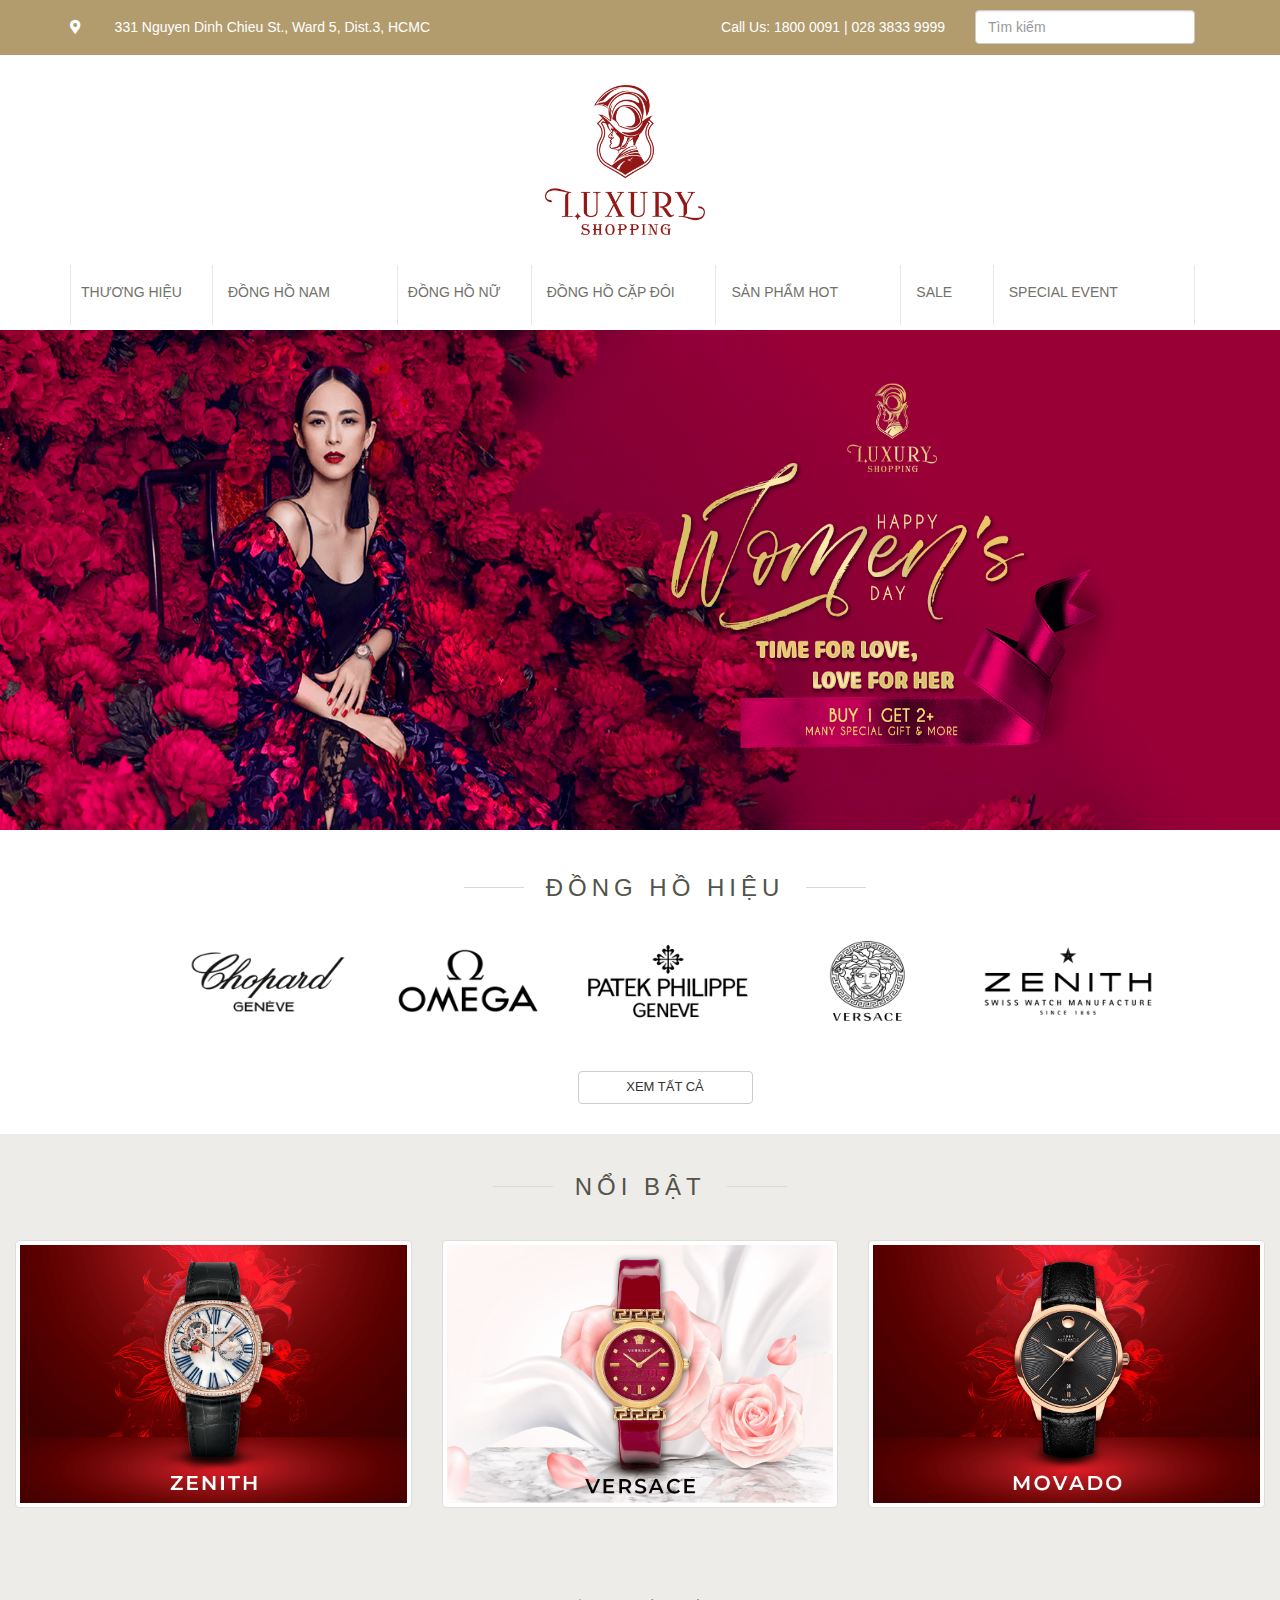
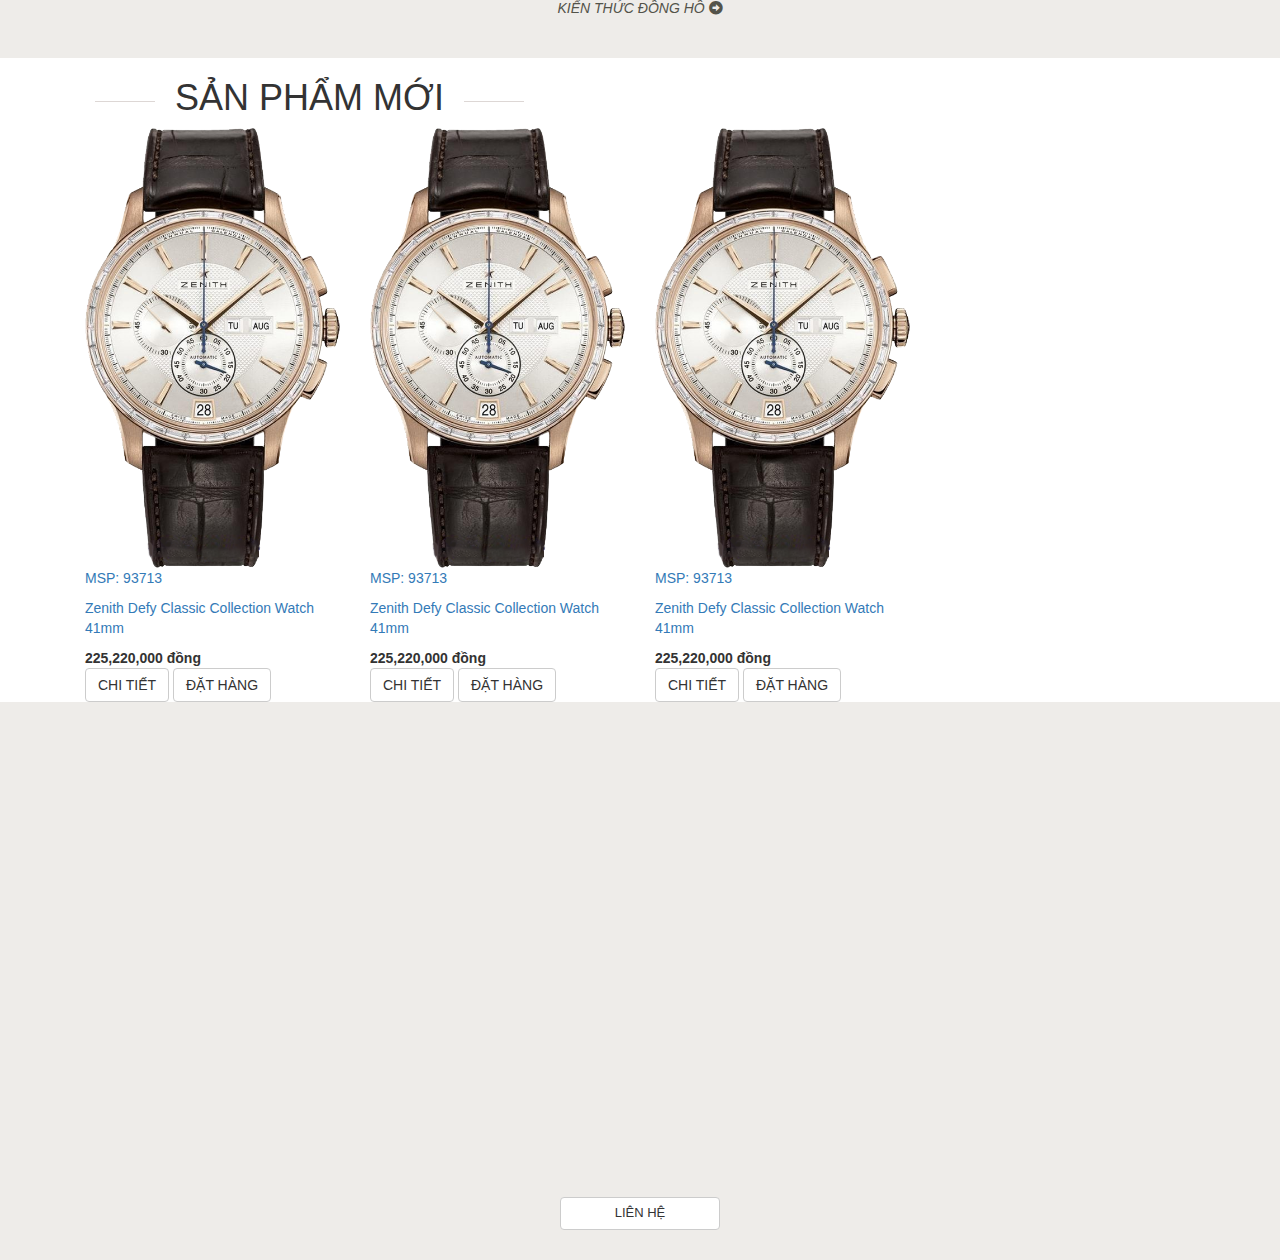
<file: index.html>
<!DOCTYPE html>
<html lang="en">
<head>
    <meta charset="UTF-8">
    <title>Đồng hồ cao cấp chính hãng</title>
    <link href="https://fonts.googleapis.com/css2?family=Roboto:wght@300&display=swap" rel="stylesheet">
    <link rel="stylesheet" href="css/dongho.css">
    <link rel="stylesheet" href="css/home.css">
    <link rel="stylesheet" href="lib/bootstrap/css/bootstrap.css">
    <link rel="stylesheet" href="lib/fontawesome/css/all.css">
    <link rel="stylesheet" href="trang-mau.html">

</head>
<body>
<script async defer crossorigin="anonymous" src="https://connect.facebook.net/vi_VN/sdk.js#xfbml=1&version=v8.0" nonce="ZUFBRQkm"></script>
    <header id="header" class="section header">

    </header>
    <script type="text/javascript" src="js/header.js"></script>
    <nav id="nav" class="section nav">

    </nav>
    <script type="text/javascript" src="js/nav.js"></script>

    <section class="section main">
        <div class="women-day">
            <a href="#"><img src="imgs/2000-womenday-v1-eng-1-.png" height="500" width="100%"/>
            </a>
        </div>
        <div class="brands-heading">
            <a href="#" target="_blank">
                <h1>
                    <i class="strike"></i>
                    ĐỒNG HỒ HIỆU
                    <i class="strike"></i>
                </h1>
            </a>
            <div class="col-md-12 col-md-offset-1 brands-detail">
                <a href="#"><img class="col-md-2 pull-left" src="imgs/brands-heading-chopard.png" height="200" width="400"/>
                </a>
                <a href="#"><img class="col-md-2 pull-left" src="imgs/brands-heading-omega.png" height="200" width="400"/>
                </a>
                <a href="#"><img class="col-md-2 pull-left" src="imgs/brands-heading-patek.png" height="200" width="400"/>
                </a>
                <a href="#"><img class="col-md-2 pull-left" src="imgs/brands-heading-versace.png" height="200" width="400"/>
                </a>
                <a href="#"><img class="col-md-2 pull-left" src="imgs/brands-heading-zenith.png" height="200" width="400"/>
                </a>


            </div>
            <div class="col-md-2 col-md-offset-5 xem-tat-ca">
                <button type="button" class="btn btn-default col-md-12">XEM TẤT CẢ</button>
            </div>
        </div>
        <div class="col-md-12 noi-bat">
            <h1 class="col-md-12 noi-bat-title">
                <i class="strike"></i>
                NỔI BẬT
                <i class="strike"></i>
            </h1>
            <div class="row anh-noi-bat">
                <div class="col-md-4 pull-left zenith style="transform: translateZ(-1483.32px) rotateY(337.5deg) translateZ(1483.32px);opacity: 0.92388;z-index: 192;padding-left: 0px;padding-top: 45px;" ">
                    <a href="#" target="_blank"><img class="img-thumbnail" src="imgs/noi-bat-zenith.png" />
                    </a>
                </div>
                <div class="col-md-4 pull-left versace style="transform: translateZ(-1483.32px) rotateY(0deg) translateZ(1483.32px); opacity: 1; z-index: 200; padding-left: 0px; padding-top: 45px;"">
                    <a href="#" target="_blank"><img class="img-thumbnail" src="imgs/noi-bat-versace.png"/>
                    </a>
                </div>
                <div class="col-md-4 pull-right movado style="transform: translateZ(-1483.32px) rotateY(22.5deg) translateZ(1483.32px); opacity: 0.92388; z-index: 192; padding-left: 0px; padding-top: 45px;"">
                    <a href="#" target="_blank"><img class="img-thumbnail" src="imgs/noi-bat-movado.png"/>
                    </a>
                </div>


            </div>
            <div class="row kien-thuc-dong-ho">
                <a  href="#"><i>KIẾN THỨC ĐỒNG HỒ </i><i class="fas fa-arrow-alt-circle-right"></i></a>
            </div>
        </div>
        <div class="san-pham-moi">
            <div class="container">
                <h1 class="col-md-12">
                    <i class="strike"></i>
                    SẢN PHẨM MỚI
                    <i class="strike"></i>
                </h1>
                <div class="clock-list">
                    <div class="col-md-3 pull-left clock">
                        <img src="imgs/zenith-el-primero-captain-winsor-18kt-rose-gold-watch-42mm.png"/>
                        <div class="clock-link">
                            <a href="#">
                                <p>
                                    MSP: 93713
                                </p>
                                <p>
                                    Zenith Defy Classic Collection Watch 41mm
                                </p>
                            </a>
                            <div class="clock-price">
                                <b>225,220,000 đồng</b>
                            </div>
                            <div class="clock-button">
                                <button class="btn adjust btn-default btn-float btn-120" type="button">CHI TIẾT</button>
                                <button class="btn adjust btn-default btn-float btn-120" type="button">ĐẶT HÀNG</button>

                            </div>
                        </div>
                    </div>
                    <div class="col-md-3 pull-left clock">
                        <img src="imgs/zenith-el-primero-captain-winsor-18kt-rose-gold-watch-42mm.png"/>
                        <div class="clock-link">
                            <a href="#">
                                <p>
                                    MSP: 93713
                                </p>
                                <p>
                                    Zenith Defy Classic Collection Watch 41mm
                                </p>
                            </a>
                            <div class="clock-price">
                                <b>225,220,000 đồng</b>
                            </div>
                            <div class="clock-button">
                                <button class="btn adjust btn-default btn-float btn-120" type="button">CHI TIẾT</button>
                                <button class="btn adjust btn-default btn-float btn-120" type="button">ĐẶT HÀNG</button>

                            </div>
                        </div>
                    </div>
                    <div class="col-md-3 pull-left clock">
                        <img src="imgs/zenith-el-primero-captain-winsor-18kt-rose-gold-watch-42mm.png"/>
                        <div class="clock-link">
                            <a href="#">
                                <p>
                                    MSP: 93713
                                </p>
                                <p>
                                    Zenith Defy Classic Collection Watch 41mm
                                </p>
                            </a>
                            <div class="clock-price">
                                <b>225,220,000 đồng</b>
                            </div>
                            <div class="clock-button">
                                <button class="btn adjust btn-default btn-float btn-120" type="button">CHI TIẾT</button>
                                <button class="btn adjust btn-default btn-float btn-120" type="button">ĐẶT HÀNG</button>
                            </div>
                        </div>
                    </div>
                </div>
            </div>
        </div>
        <div class="video-quang-cao">
            <div class="container">
                <div class="col-md-8 col-md-offset-2 video">
                    <iframe width=100% height="400" src="https://www.youtube.com/embed/lk3GS91w3gw" frameborder="0" allow="accelerometer; autoplay; clipboard-write; encrypted-media; gyroscope; picture-in-picture" allowfullscreen></iframe>
                </div>
                <div class="col-md-2 col-md-offset-5 xem-tat-ca">
                    <button type="button" class="btn btn-default col-md-12">LIÊN HỆ</button>
                </div>
            </div>
        </div>
    </section>
    <footer id="footer" class="section footer">

    </footer>



</body>
</html>
</file>
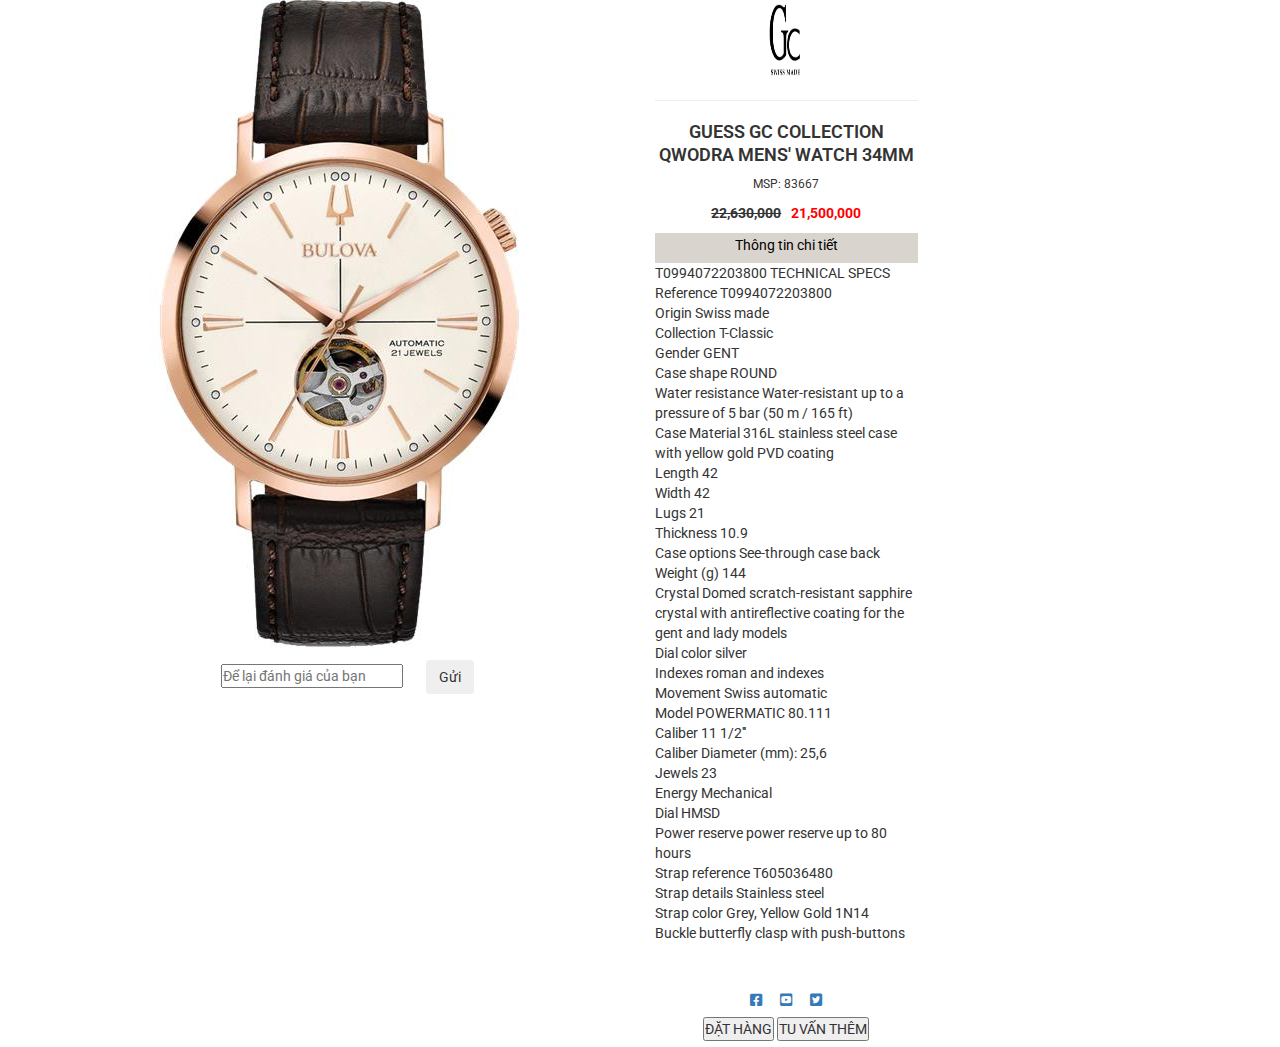
<file: chi-tiet.html>
<!DOCTYPE html>
<html lang="en">
<head>
    <meta charset="UTF-8">
    <title>Title</title>
    <link rel="stylesheet" href="lib/bootstrap/css/bootstrap.css">
    <link rel="stylesheet" href="lib/bootstrap/css/bootstrap-theme.css">
    <link rel="stylesheet" href="lib/fontawesome/css/all.css">
    <link rel="stylesheet" href="css/dong-ho-nam.css">
    <link href="https://fonts.googleapis.com/css2?family=Roboto:wght@300&display=swap" rel="stylesheet">
    <link rel="stylesheet" href="css/chi-tiet.css">
</head>
<body>
<section>
    <div class="container">
        <div class="row">
            <div class="anh-minh-hoa col-md-6">
                <div><img src="imgs/dong-ho-nam1.jpg"></div>
                <div class="form-group text-center">
                    <input name="" type="text" placeholder="Để lại đánh giá của bạn"/>
                    <button style="margin-left: 20px" class="btn" type="submit">Gửi</button>
                </div>

            </div>
            
            <div class="chi-tiet-sp col-md-3">
                <div class="text-center">
                    <img class="anh-sp" src="imgs/anh-dong-ho-full-1.png">
                    <hr/>
                    <p class="ten-sp">GUESS GC COLLECTION QWODRA MENS' WATCH 34MM
                        </p>
                    <p class="ma-sp">MSP: 83667</p>
                    <p style="text-align: center"><span style="text-decoration:line-through;margin-right: 10px "> 22,630,000</span><span style="color: red">21,500,000 </span></p>

                    <div class="thong-tin-chi-tiet col-md-12"><a href="#">Thông tin chi tiết</a> </div>
                    <div class="text-left">
                        <p>T0994072203800

                            TECHNICAL SPECS<br>
                            Reference T0994072203800<br>
                            Origin Swiss made<br>
                            Collection T-Classic<br>
                            Gender GENT<br>
                            Case shape ROUND<br>
                            Water resistance Water-resistant up to a pressure of 5 bar (50 m / 165 ft)<br>
                            Case Material 316L stainless steel case with yellow gold PVD coating<br>
                            Length 42<br>
                            Width 42<br>
                            Lugs 21<br>
                            Thickness 10.9<br>
                            Case options See-through case back<br>
                            Weight (g) 144<br>
                            Crystal Domed scratch-resistant sapphire crystal with antireflective coating for the gent and lady models<br>
                            Dial color silver<br>
                            Indexes roman and indexes<br>
                            Movement Swiss automatic<br>
                            Model POWERMATIC 80.111<br>
                            Caliber 11 1/2'''<br>
                            Caliber Diameter (mm): 25,6<br>
                            Jewels 23<br>
                            Energy Mechanical<br>
                            Dial HMSD<br>
                            Power reserve power reserve up to 80 hours<br>
                            Strap reference T605036480<br>
                            Strap details Stainless steel<br>
                            Strap color Grey, Yellow Gold 1N14<br>
                            Buckle butterfly clasp with push-buttons</p>
                    </div>
                    <div style="margin: 50px 80px" class=" social-icon">
                        <a href="https://www.facebook.com/" target="blank" class="fab fa-facebook-square col-md-2"></a>
                        <a href="https://www.youtube.com/" target="blank" class="fab fa-youtube-square col-md-2"></a>
                        <a href="https://www    .twitter.com/" target="blank" class="fab fa-twitter-square col-md-2"></a>

                    </div>
                    <div class="row">
                        <div class="pull-left mua-sp col-md-12" style="">
                            <button class="dat-hang text-uppercase" name="" type="button">đặt hàng</button>
                            <button class="tu-van-them text-uppercase" name="" type="button">Tu vấn thêm</button>
                        </div>
                    </div>

                </div>
            </div>
        </div>
    </div>
</section>
</body>
</html>
</file>
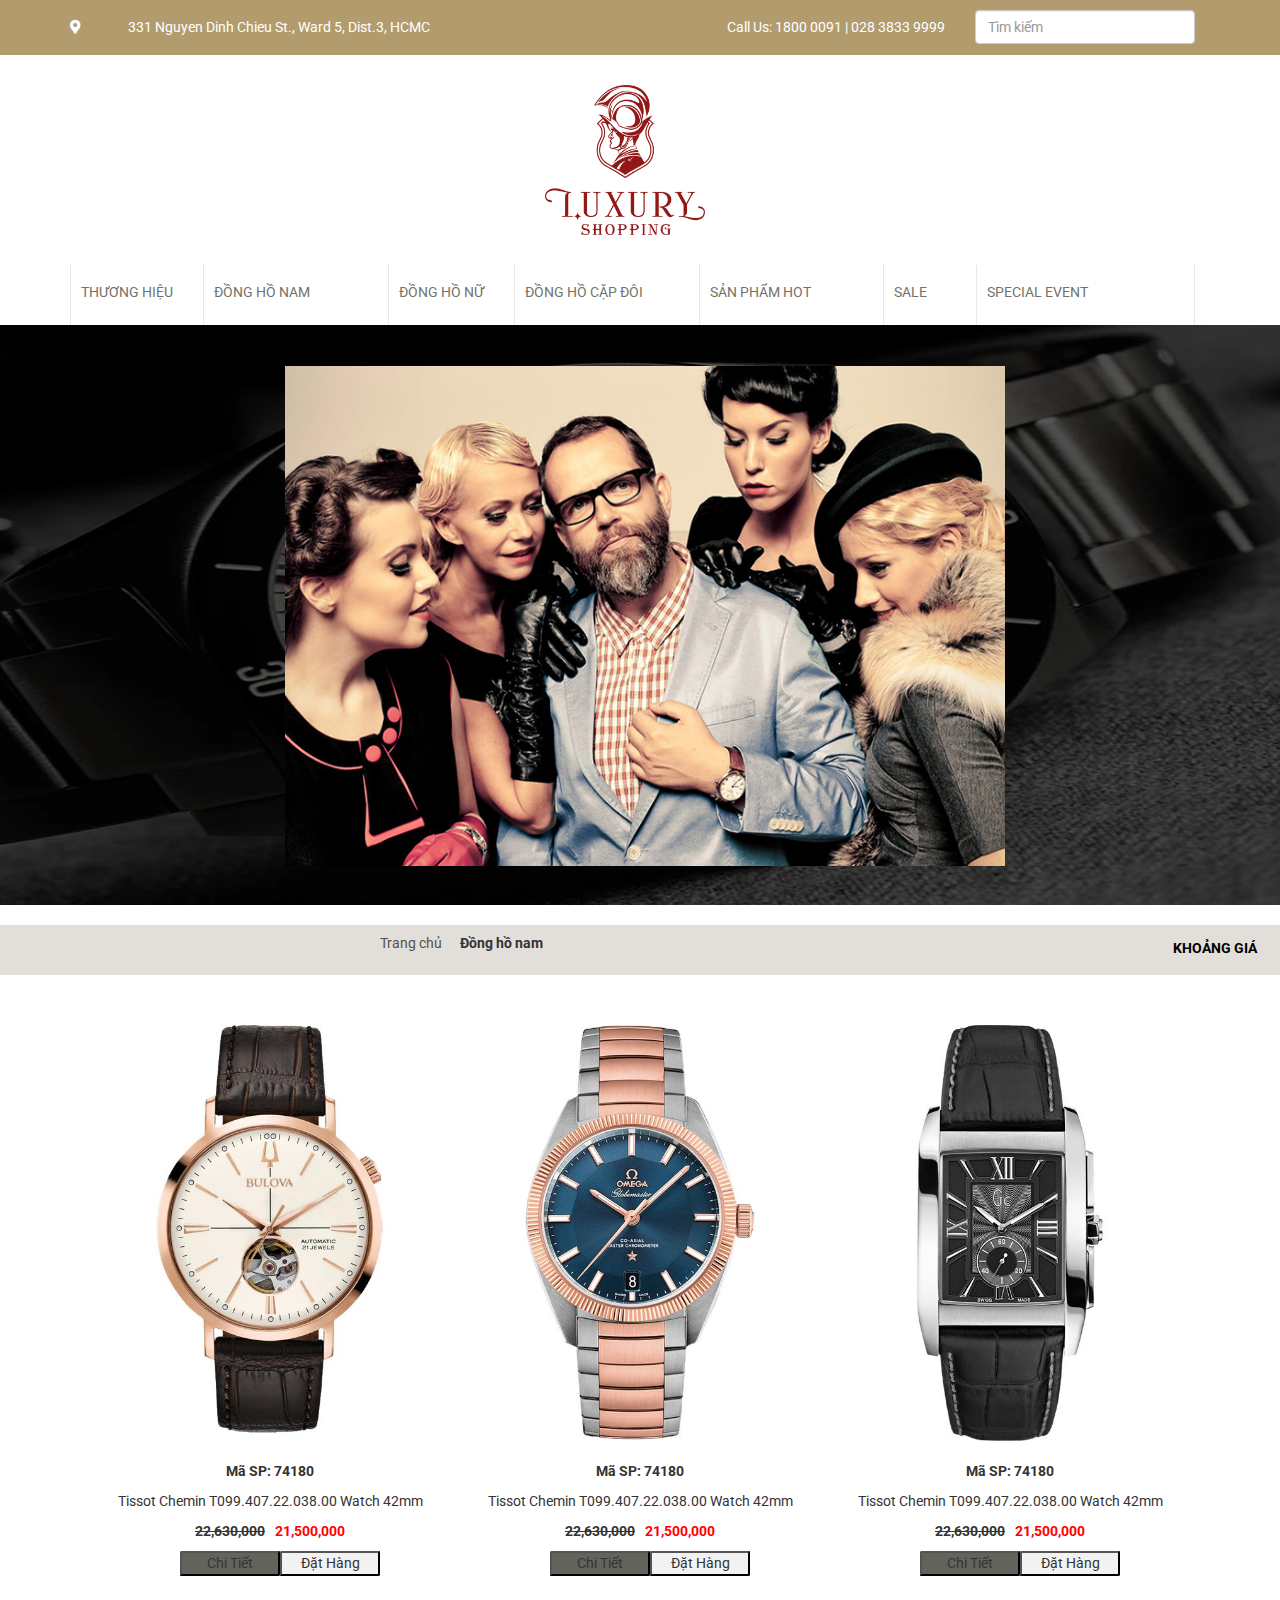
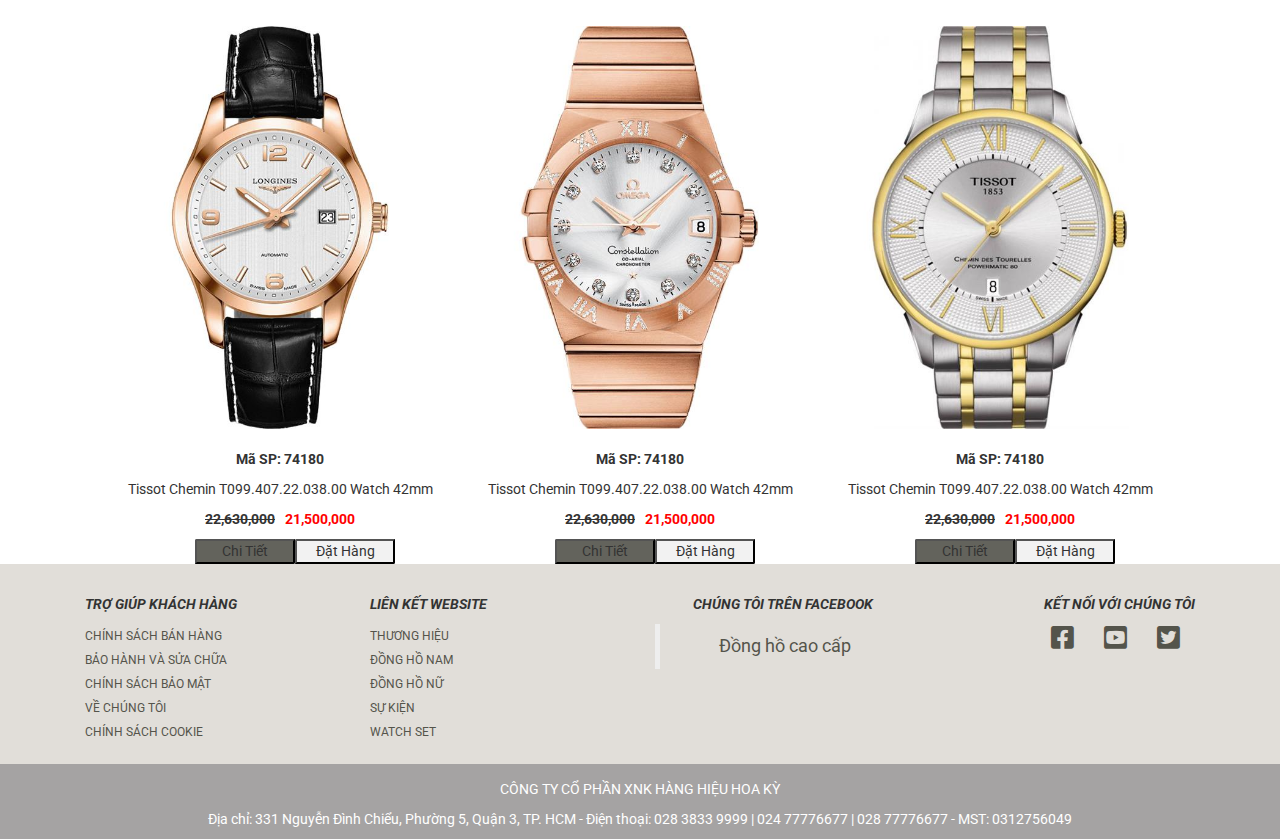
<file: dong-ho-nam.html>
<!DOCTYPE html>
<html lang="en" xmlns="http://www.w3.org/1999/html">
<head>
    <meta charset="UTF-8">
    <title>Dong Ho Nam</title>
    <link rel="stylesheet" href="lib/bootstrap/css/bootstrap.css">
    <link rel="stylesheet" href="lib/bootstrap/css/bootstrap-theme.css">
    <link rel="stylesheet" href="lib/fontawesome/css/all.css">
    <link rel="stylesheet" href="css/dong-ho-nam.css">
    <link href="https://fonts.googleapis.com/css2?family=Roboto:wght@300&display=swap" rel="stylesheet">
    <link rel="stylesheet" href="css/dongho.css">


</head>
<body>
<script async defer crossorigin="anonymous" src="https://connect.facebook.net/vi_VN/sdk.js#xfbml=1&version=v8.0" nonce="ZUFBRQkm"></script>
<header id="header" class="section header">
    <div class="container">

</header>
<nav id="nav" class="section nav">
    <div class="container">

</nav>
<section class="section main">

    <div  class="container">
            <div class="anh-nen1 col-md-12">
            <img src="./imgs/anh-nen-dong-ho-nam.PNG">
             </div>

              <div class="anh-nen2 col-md-6 col-md-offset-3">
            <img src="./imgs/men-watches-luxshopping.png">
              </div>
    </div>

    <div id="box-menu" class="pull-left link-center">

        <p class="back-link"><a class="link-home" href="#" >Trang chủ</a><span> Đồng hồ nam</span></p>
        <div id="menu">
            <ul class="option">
                <li>THƯƠNG HIỆU
                    <ul class="sub-menu">
                        <li><a href="#">7 triệu</a></li>
                        <li><a href="#">7-20 triệu</a></li>
                        <li><a href="#">trên 20 triệu</a></li>
                    </ul>
                </li>
                <li>CHẤT LIỆU
                    <ul class="sub-menu">
                        <li><a href="#"><7 triệu</a></li>
                        <li><a href="#">7-20 triệu</a></li>
                        <li><a href="#">trên 20 triệu</a></li>
                    </ul>
                </li>
                <li>KHOẢNG GIÁ
                    <ul class="sub-menu">
                        <li><a href="#"><7 triệu</a></li>
                        <li><a href="#">7-20 triệu</a></li>
                        <li><a href="#">trên 20 triệu</a></li>
                    </ul>
                </li>

            </ul>
        </div>
    </div>


   <div class="maunen">
       <div class="container ">
           <div class="pull-left col-md-12" >
               <div class="pull-left col-md-4 " >
                   <img class="img-watch" src="imgs/dong-ho-nam1.jpg">
                   <p style="font-weight: bold; margin-top: 20px" class="text-center">Mã SP: 74180</p>
                   <p class="text-capitalize text-center">Tissot Chemin T099.407.22.038.00 Watch 42mm</p>
                   <p style="text-align: center"><span style="text-decoration:line-through;margin-right: 10px "> 22,630,000</span><span style="color: red">21,500,000 </span></p>
                   <div class="pull-left" style="margin-left: 80px"><button class="button1" name="" type="button">Chi Tiết</button><button class="button2" name="" type="button">Đặt Hàng</button></div>
               </div>
               <div class="pull-left col-md-4 " >
                   <img class="img-watch" src="imgs/dong-ho-nam2.jpg">
                   <p style="font-weight: bold;margin-top: 20px" class="text-center">Mã SP: 74180</p>
                   <p class="text-capitalize text-center">Tissot Chemin T099.407.22.038.00 Watch 42mm</p>
                   <p style="text-align: center"><span style="text-decoration:line-through;margin-right: 10px "> 22,630,000</span><span style="color: red">21,500,000 </span></p>
                   <div class="pull-left" style="margin-left: 80px"><button class="button1" name="" type="button">Chi Tiết</button><button class="button2" name="" type="button">Đặt Hàng</button></div>
               </div>
               <div class="pull-left col-md-4 " >
                   <img class="img-watch" src="imgs/dong-ho-nam3.jpg">
                   <p style="font-weight: bold;margin-top: 20px" class="text-center">Mã SP: 74180</p>
                   <p class="text-capitalize text-center">Tissot Chemin T099.407.22.038.00 Watch 42mm</p>
                   <p style="text-align: center"><span style="text-decoration:line-through;margin-right: 10px "> 22,630,000</span><span style="color: red">21,500,000 </span></p>
                   <div class="pull-left" style="margin-left: 80px"><button class="button1" name="" type="button">Chi Tiết</button><button class="button2" name="" type="button">Đặt Hàng</button></div>
               </div>
               <div class="pull-left col-md-12" >
                   <div class="pull-left col-md-4 " >
                       <img class="img-watch" src="imgs/dong-ho-nam4.jpg">
                       <p style="font-weight: bold; margin-top: 20px" class="text-center">Mã SP: 74180</p>
                       <p class="text-capitalize text-center">Tissot Chemin T099.407.22.038.00 Watch 42mm</p>
                       <p style="text-align: center"><span style="text-decoration:line-through;margin-right: 10px "> 22,630,000</span><span style="color: red">21,500,000 </span></p>
                       <div class="pull-left" style="margin-left: 80px"><button class="button1" name="" type="button">Chi Tiết</button><button class="button2" name="" type="button">Đặt Hàng</button></div>
                   </div>
                   <div class="pull-left col-md-4 " >
                       <img class="img-watch" src="imgs/dong-ho-nam5.jpg">
                       <p style="font-weight: bold;margin-top: 20px" class="text-center">Mã SP: 74180</p>
                       <p class="text-capitalize text-center">Tissot Chemin T099.407.22.038.00 Watch 42mm</p>
                       <p style="text-align: center"><span style="text-decoration:line-through;margin-right: 10px "> 22,630,000</span><span style="color: red">21,500,000 </span></p>
                       <div class="pull-left" style="margin-left: 80px"><button class="button1" name="" type="button">Chi Tiết</button><button class="button2" name="" type="button">Đặt Hàng</button></div>
                   </div>
                   <div class="pull-left col-md-4 " >
                       <img class="img-watch" src="imgs/dong-ho-nam6.jpg">
                       <p style="font-weight: bold;margin-top: 20px" class="text-center">Mã SP: 74180</p>
                       <p class="text-capitalize text-center">Tissot Chemin T099.407.22.038.00 Watch 42mm</p>
                       <p style="text-align: center"><span style="text-decoration:line-through;margin-right: 10px "> 22,630,000</span><span style="color: red">21,500,000 </span></p>
                       <div class="pull-left" style="margin-left: 80px"><button class="button1" name="" type="button">Chi Tiết</button><button class="button2" name="" type="button">Đặt Hàng</button></div>
                   </div>

           </div>


       </div>
   </div>
</section>
<footer id="footer" class="section footer">

</footer>
<script type="text/javascript" src="js/footer.js"></script>
<script type="text/javascript" src="js/nav.js"></script>
<script type="text/javascript" src="js/header.js"></script>


</body>
</html>
</file>
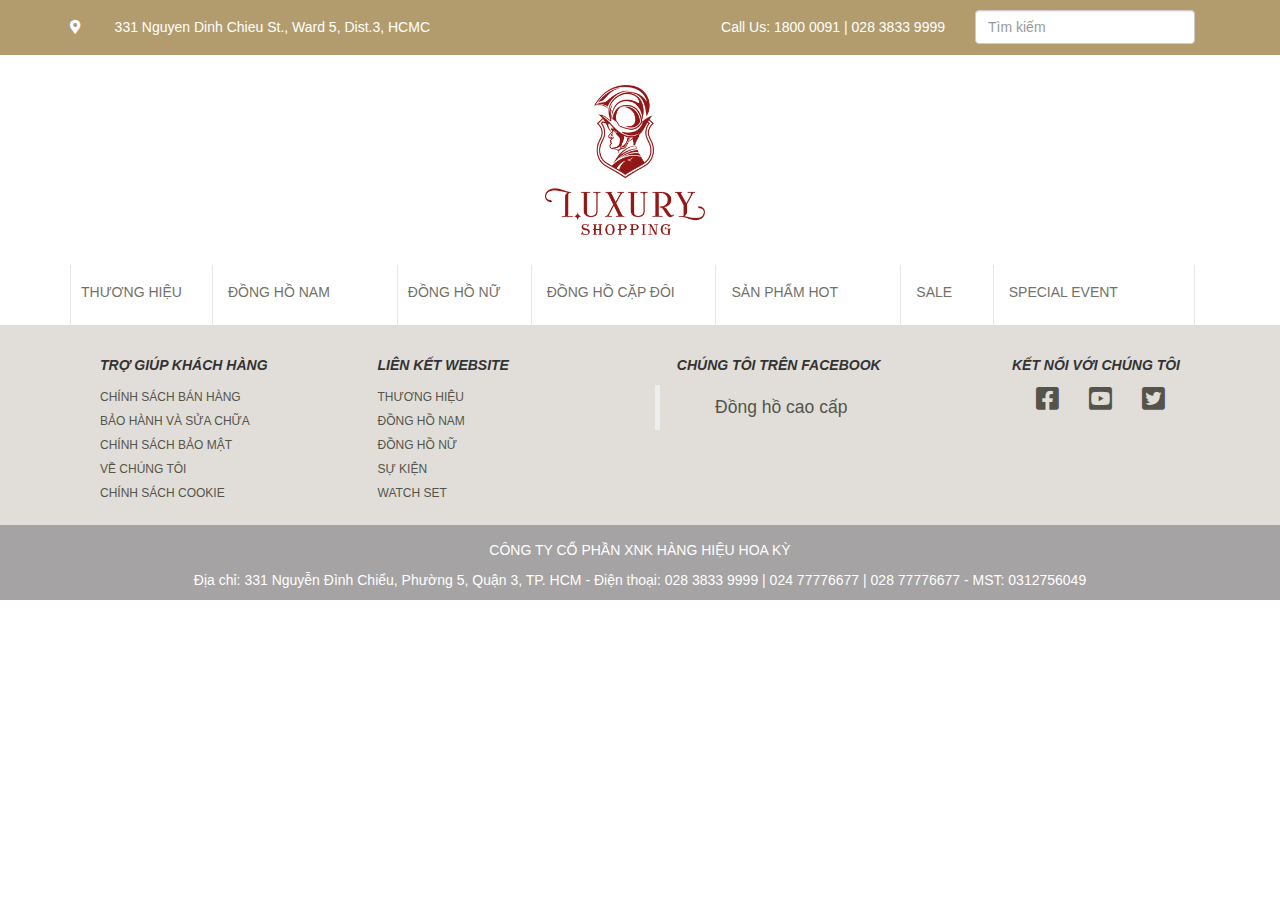
<file: dong-ho-zenith.html>
<!DOCTYPE html>
<html lang="en">
<head>
    <meta charset="UTF-8">
    <title>Đồng hồ Zenith chi tiết</title>
    <link href="https://fonts.googleapis.com/css2?family=Roboto:wght@300&display=swap" rel="stylesheet">
    <link rel="stylesheet" href="css/dongho.css">
    <link rel="stylesheet" href="css/home.css">
    <link rel="stylesheet" href="lib/bootstrap/css/bootstrap.css">
    <link rel="stylesheet" href="lib/fontawesome/css/all.css">

</head>
<body>
<header id="header" class="section header">
    <div class="container">

    </div>
</header>
<nav id="nav" class="section nav">
    <div class="container">

    </div>
</nav>
<section class="section main">
    <div class="container">
        <div class="menu-con">

        </div>

    </div>
</section>
<footer id="footer" class="section footer">
    <div class="container">

    </div>
</footer>
<script type="text/javascript" src="js/header.js"></script>
<script type="text/javascript" src="js/nav.js"></script>
<script type="text/javascript" src="js/footer.js"></script>
<script async defer crossorigin="anonymous" src="https://connect.facebook.net/vi_VN/sdk.js#xfbml=1&version=v8.0" nonce="ZUFBRQkm"></script>


</body>
</html>
</file>
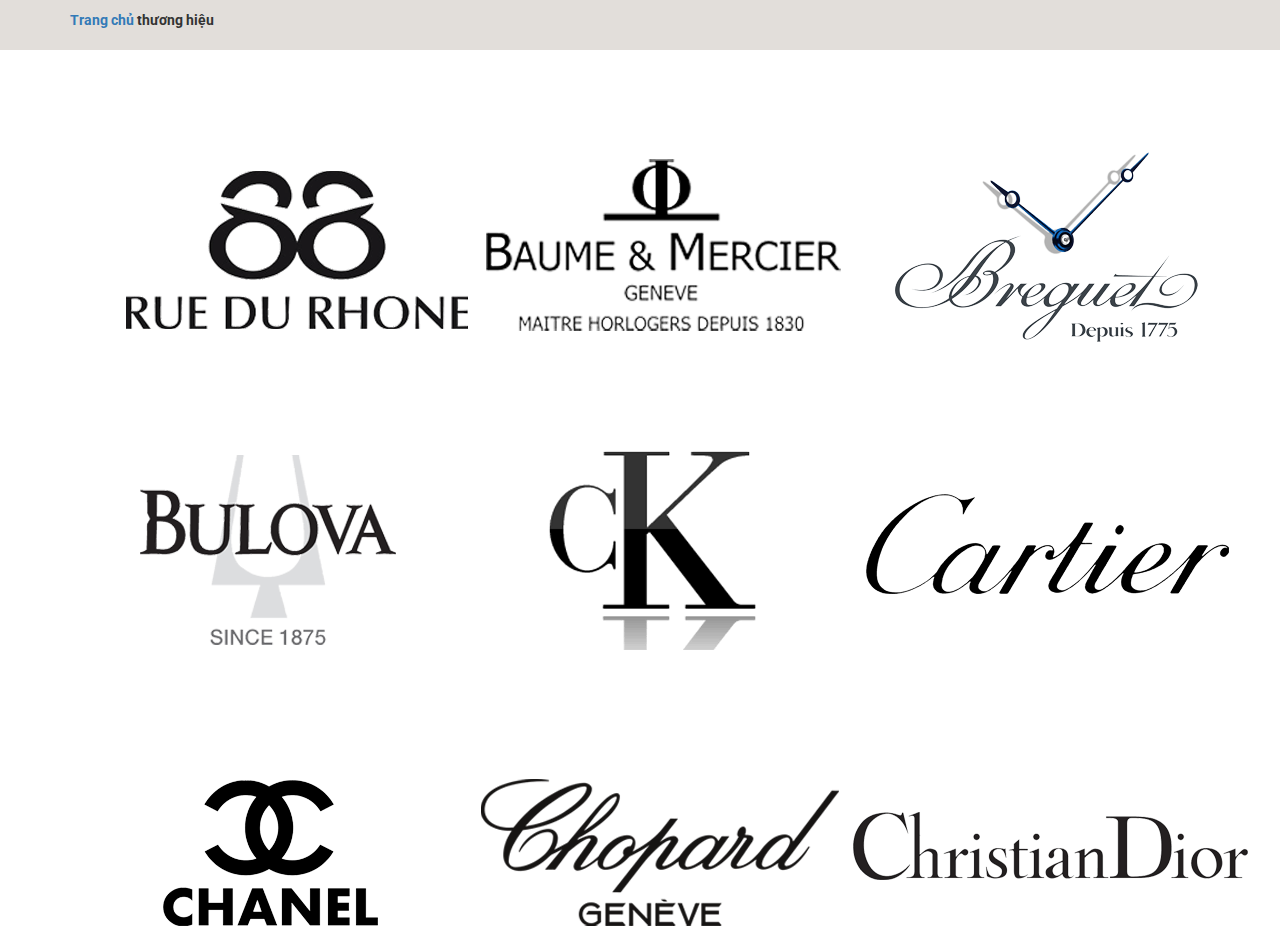
<file: thuong-hieu.html>
<!DOCTYPE html>
<html lang="en">
<head>
    <meta charset="UTF-8">
    <title>thuong hieu</title>
    <link rel="stylesheet" href="lib/bootstrap/css/bootstrap.css">
    <link rel="stylesheet" href="lib/bootstrap/css/bootstrap-theme.css">
    <link rel="stylesheet" href="lib/fontawesome/css/all.css">
    <link rel="stylesheet" href="css/dong-ho-nam.css">
    <link href="https://fonts.googleapis.com/css2?family=Roboto:wght@300&display=swap" rel="stylesheet">
    <link rel="stylesheet" href="css/thuong-hieu.css">
</head>
<body>
    <div class="menu" >
        <div class="container" style="padding-top:10px">
            <span ><a href="#">Trang chủ</a> thương hiệu </span>
        </div>
    </div>

    <div class="item">
        <div class="container">
            <div class="row" style="margin-top: 100px">
                <div class="col-md-4" >
                    <a href="#" target="_blank"><img src="imgs/88-de-rue-logo3-1.png" /></a>
                </div>
                <div class="col-md-4" >
                    <a href="#" target="_blank"><img src="imgs/thuong-hieu2.png" /></a>
                </div>
                <div class="col-md-4">
                    <a href="#" target="_blank"><img src="imgs/thuong-hieu3.png" /></a>
                </div>
        </div>
        <div class="row" style="margin-top: 100px">
                <div class="col-md-4">
                    <a href="#" target="_blank"><img src="imgs/thuong-hieu4.png" /></a>
                </div>
                <div class="col-md-4">
                    <a href="#" target="_blank"><img src="imgs/thuong-hieu5.png" /></a>
                </div>
                <div class="col-md-4">
                    <a href="#" target="_blank"><img src="imgs/thuong-hieu6.png" /></a>
                </div>
        </div>
        <div class="row" style="margin-top: 100px">
                <div class="col-md-4">
                    <a href="#" target="_blank"><img src="imgs/thuong-hieu7.png" /></a>
                </div>
                <div class="col-md-4">
                    <a href="#" target="_blank"><img src="imgs/thuong-hieu8.png" /></a>
                </div>
                <div class="col-md-4">
                    <a href="#" target="_blank"><img src="imgs/thuong-hieu9.png" /></a>
                </div>
        </div>
    </div>
</body>
</html>
</file>
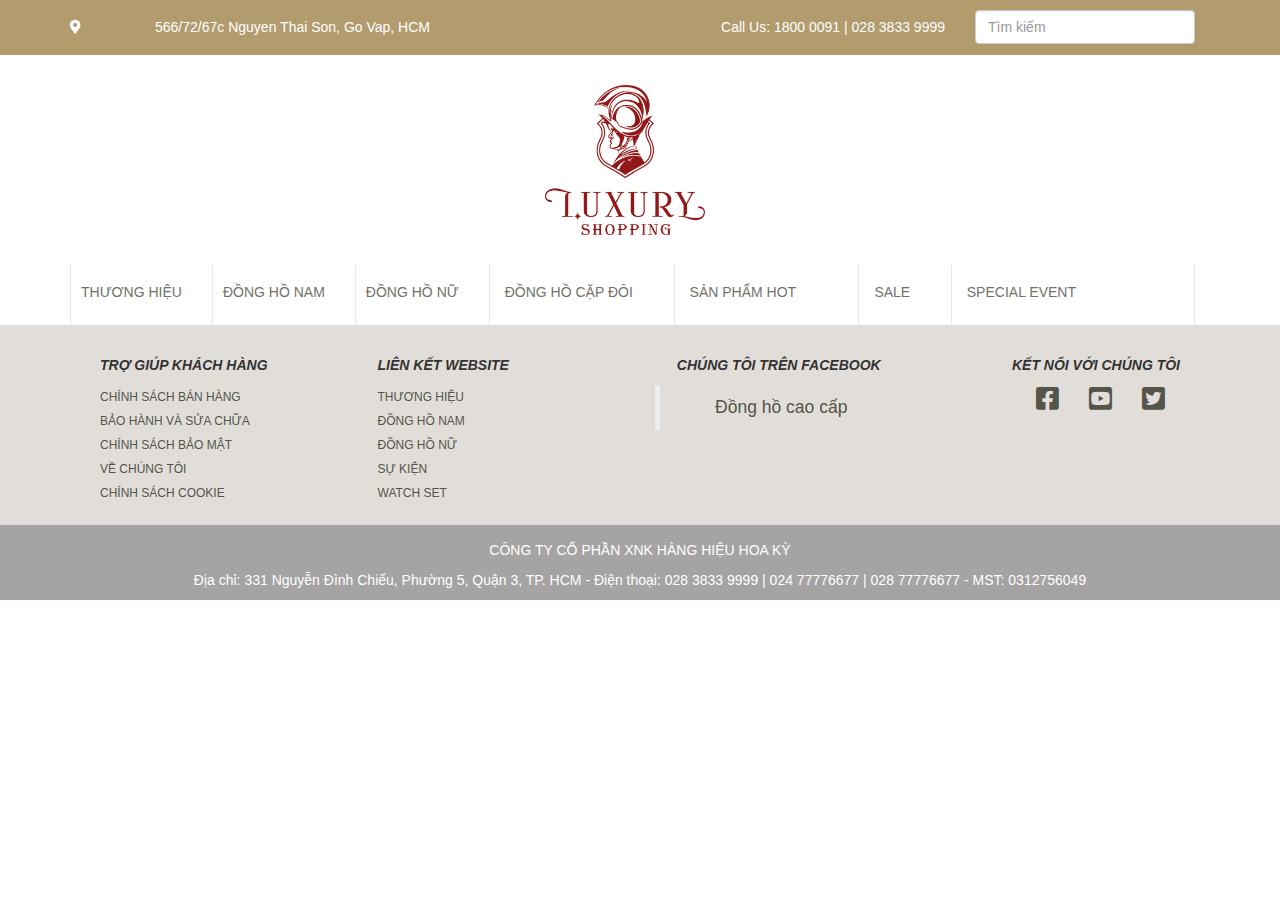
<file: trang-mau.html>
<!DOCTYPE html>
<html lang="en">
<head>
    <meta charset="UTF-8">
    <title>Đồng hồ cao cấp chính hãng</title>
    <link href="https://fonts.googleapis.com/css2?family=Roboto:wght@300&display=swap" rel="stylesheet">
    <link rel="stylesheet" href="css/dongho.css">
    <link rel="stylesheet" href="lib/bootstrap/css/bootstrap.css">
    <link rel="stylesheet" href="lib/fontawesome/css/all.css">

</head>
<body>
<script async defer crossorigin="anonymous" src="https://connect.facebook.net/vi_VN/sdk.js#xfbml=1&version=v8.0" nonce="ZUFBRQkm"></script>
    <header class="section header">
        <div class="container">
            <div class="row">
                <div class="pull-left col-md-4 header-left">
                    <p class="fas fa-map-marker-alt pull-left"></p>
                    <p class="pull-right">
                        566/72/67c Nguyen Thai Son, Go Vap, HCM
                    </p>
                </div>
                <div class="pull-right col-md-8 header-right">
                    <p class="col-md-6 col-md-offset-2 pull-left">
                        Call Us: 1800 0091 | 028 3833 9999
                    </p>
                    <div class="col-md-4 pull-right">
                        <input class="form-control" type="search" name="search" placeholder="Tìm kiếm"/>
                    </div>

                </div>
            </div>

        </div>
    </header>
    <nav class="section nav">
        <div class="container">
            <div class="row col md-3 col-md-offset-5 logo">
                <img src="imgs/logo-luxury.png" height="150" width="160"/>
            </div>
            <div class="row col-md-12 menu">
                <div class="a-menu pull-left">
                    <label>
                        <a href="#">
                            <p>
                                THƯƠNG HIỆU
                            </p>
                        </a>
                    </label>
                </div>
                <div class="a-menu pull-left">
                    <label>
                        <a href="dong-ho-nam.html">
                            <p>
                                ĐỒNG HỒ NAM
                            </p>
                        </a>
                    </label>
                </div>
                <div class="a-menu pull-left">
                    <label>
                        <a href="#">
                            <p>
                                ĐỒNG HỒ NỮ
                            </p>
                        </a>
                    </label>
                </div>
                <div class="col-md-2 a-menu pull-left">
                    <label>
                        <a href="#">
                            <p>
                                ĐỒNG HỒ CẶP ĐÔI
                            </p>
                        </a>
                    </label>
                </div>
                <div class="col-md-2 a-menu pull-left">
                    <label>
                        <a href="#">
                            <p>
                                SẢN PHẨM HOT
                            </p>
                        </a>
                    </label>
                </div>
                <div class="col-md-1 a-menu pull-left">
                    <label>
                        <a href="#">
                            <p>
                                SALE
                            </p>
                        </a>
                    </label>
                </div>
                <div class="col-md-2 a-menu pull-left">
                    <label>
                        <a href="#">
                            <p>
                                SPECIAL EVENT
                            </p>
                        </a>
                    </label>
                </div>


            </div>

        </div>

    </nav>
    <section class="section main">
        <div class="container">

        </div>
    </section>
    <footer class="section footer">
        <div class="bg-footer-up">
            <div class="container">
                <div class="col-md-12 footer-up">
                    <div class="col-md-3 pull-left tro-giup">
                        <p><b><i>TRỢ GIÚP KHÁCH HÀNG</i></b></p>
                        <ul class="list-unstyled">
                            <li>
                                <a href="#">CHÍNH SÁCH BÁN HÀNG</a>
                            </li>
                            <li>
                                <a href="#">BẢO HÀNH VÀ SỬA CHỮA</a>
                            </li>
                            <li>
                                <a href="#">CHÍNH SÁCH BẢO MẬT</a>
                            </li>
                            <li>
                                <a href="#">VỀ CHÚNG TÔI</a>
                            </li>
                            <li>
                                <a href="#">CHÍNH SÁCH COOKIE</a>
                            </li>

                        </ul>
                    </div>
                    <div class="col-md-3 pull-left lien-ket">
                        <p><b><i>LIÊN KẾT WEBSITE</i></b></p>
                        <ul class="list-unstyled">
                            <li>
                                <a href="#">THƯƠNG HIỆU</a>
                            </li>
                            <li>
                                <a href="#">ĐỒNG HỒ NAM</a>
                            </li>
                            <li>
                                <a href="#">ĐỒNG HỒ NỮ</a>
                            </li>
                            <li>
                                <a href="#">SỰ KIỆN</a>
                            </li>
                            <li>
                                <a href="#">WATCH SET</a>
                            </li>

                        </ul>
                    </div>
                    <div class="col-md-3 pull-left face-book">
                        <p><b><i>CHÚNG TÔI TRÊN FACEBOOK</i></b></p>
                        <div class="fb-page" data-href="https://www.facebook.com/&#x110;&#x1ed3;ng-h&#x1ed3;-cao-c&#x1ea5;p-106158437959435" data-tabs="timeline" data-width="" data-height="100" data-small-header="true" data-adapt-container-width="true" data-hide-cover="false" data-show-facepile="false"><blockquote cite="https://www.facebook.com/&#x110;&#x1ed3;ng-h&#x1ed3;-cao-c&#x1ea5;p-106158437959435" class="fb-xfbml-parse-ignore"><a href="https://www.facebook.com/&#x110;&#x1ed3;ng-h&#x1ed3;-cao-c&#x1ea5;p-106158437959435">Đồng hồ cao cấp</a></blockquote></div>

                    </div>
                    <div class="col-md-3 pull-right ket-noi">
                        <p class="pull-right"><b><i>KẾT NỐI VỚI CHÚNG TÔI</i></b></p>
                        <div class="pull-right social-icon">
                            <a href="https://www.facebook.com/" target="blank" class="fab fa-facebook-square col-md-4"></a>
                            <a href="https://www.youtube.com/" target="blank" class="fab fa-youtube-square col-md-4"></a>
                            <a href="https://www.twitter.com/" target="blank" class="fab fa-twitter-square col-md-4"></a>

                        </div>

                    </div>
                </div>



            </div>

        </div>
        <div class="bg-footer-down">
            <div class="container">
                <div class="col-md-12 footer-down">
                    <p>CÔNG TY CỔ PHẦN XNK HÀNG HIỆU HOA KỲ
                    </p>
                    <p>
                        Địa chỉ: 331 Nguyễn Đình Chiểu, Phường 5, Quận 3, TP. HCM - Điện thoại: 028 3833 9999 | 024 77776677 | 028 77776677 - MST: 0312756049
                    </p>
                </div>

            </div>
        </div>
    </footer>

</body>
</html>
</file>
<file: css/dongho.css>
*{
    margin: 0;
    padding: 0;
    box-sizing: border-box; /*tất cả nội dung chưas bên trong đều trong cục đó */
}
body{
    color: #333333;
    font-family: 'Roboto', sans-serif;

}
img{
    max-width: 100%;
}
.section{
    float: left;
    width: 100%;
}
.container{
    width: 1170px;
    margin: 0 auto;
    float: none;
}
.header{
    background-color: #b29c6e;
    padding: 10px 0 0 0;

}
.hearder-right input{
    padding: 10px 0 10px 0;
}
.header p{
    color: white;
    line-height: 2.5;
}
.header-right{


}
.header-right p{
    text-align: right;
}
.logo{
    padding: 30px 0;
}
.menu{
    border: none;
    border-right: 1px solid #e7e7e7;


}
.a-menu{
    border-left: 1px solid #e7e7e7;
    padding: 10px 30px 0 10px;


}

.a-menu label{

}

.a-menu a{
    color: #72726a;
    text-decoration: none;
    font-weight: normal;
    transition: all 0.3s;
}


.a-menu p{
    font-size: 14px;
    line-height: 2.5;

}
.a-menu a:hover{
    color: #333333;
    text-decoration: underline;
    text-decoration-color: #b29c6e;
    font-weight: bold;
}

.footer{

}
.bg-footer-up{
    width: 100%;
    background-color: #e1ded9;

}
.footer-up{
    padding: 30px 0 10px 0;

}
.footer-up a{
    color: #54544b;
    text-decoration: none;
    transition: all 0.3s;
}
.footer-up a:hover{
    color: #333333;
    text-decoration: underline;
    text-decoration-color: #b29c6e;
}
.footer-up li{
    font-size: 12px;
    line-height: 2;

}
.face-book{
    text-align: center;
}
.ket-noi{
    text-align: center;
}
.social-icon a{
    font-size: 26px;
}
.bg-footer-down{
    background-color: #a5a3a3;


}
.footer-down{
    text-align: center;
    padding-top: 15px;

 }
.footer-down p{
    color: white;
 }
</file>
<file: css/home.css>
.main{
    box-sizing: border-box;
}
.women-day{
    overflow: hidden;
    height: 500px;
    margin: 5px 0;
}

.women-day img{
    transition: all 5s;

}
.women-day img:hover{
    transform: scale(1.1,1.1);
}
.brands-heading{
    text-align: center;
    padding: 20px 0 30px 50px;
}
.brands-heading h1{
    letter-spacing: 5px;
    font-size: 24px;
    color: #53534a;



}
.brands-detail{
    padding-left: 50px;
    padding-top: 30px;
    padding-bottom: 20px;

}
.brands-detail img{
    height: 80px;

}
.xem-tat-ca{
    padding: 30px 0;
}
.xem-tat-ca button{
    font-size: small;
}
.noi-bat{
    background-color: #eeece9;
}
.noi-bat-title{
    padding: 20px 0 30px 0;
}
.noi-bat h1{
    font-size: 24px;
    color: #53534a;
    text-align: center;
    letter-spacing: 5px;
    box-sizing: border-box;
}
.strike{
    display: inline-block;
    position: relative;
    top: -8px;
    margin-left: 10px;
    margin-right: 10px;
    text-indent: -9999em;
    border-bottom: 1px solid #ddd7d5;
    min-width: 60px;
}

.anh-noi-bat{
    padding: 50px 0;
}
.zenith img{
}
.movado img{
}
.kien-thuc-dong-ho{
    text-align: center;
    padding: 40px 0;

}
.kien-thuc-dong-ho a {
    color: #53534a;
}
.san-pham-moi{
    background-color: none;
}
.video-quang-cao{
    background-color: #eeece9;
}
.video{
    padding: 30px 0;
}
</file>
<file: css/dong-ho-nam.css>
div .main{
    background-color: #f2f2f2;
}
.anh-nen1{
    width: 1350px;
    height: auto;
    margin-left: -100px;

}
.anh-nen1 img{
    width: 100%;
    height: 580px;

}

.anh-nen2{
    width: 750px;
    margin-left: 200px;

}

.anh-nen2 img{
    height: 500px;
    margin-top: -600px;
}

.link-center{
    background-color: #e2deda;
    width: 1905px;
    height: 50px;
}


 .back-link{
     margin:10px auto 10px 380px;
     font-size: 14px;
     line-height: 1.25;
 }

 a.link-home{
     margin-right: 15px;
     color: #53534a;
 }

div #menu{
    margin-top:-35px;
    margin-right: 400px;
}

 span{
     font-weight: bold;
 }

div #box-menu {
    width: auto;
    height: 50px;
    background-color: #e2deda;
}


#menu ul {
    background: #f2f2f2;
    list-style-type: none;
    text-align: center;

}

#menu li {
    color: black;
    font-weight: bold;
    display: inline-block;
    width: 120px;
    height: 40px;
    line-height: 40px;
    margin-left: -5px;
    float: right;
}

#menu a {
    text-decoration: none;
    color: #fff;
    display: block;
}
#menu a:hover {
    background: #F1F1F1;
    color: #333;
}
/*==Dropdown Menu==*/
.sub-menu li {
    display: none;
}
#menu li {
    position: relative;
}
.sub-menu {
    display: none;
    position: absolute;
}
#menu li:hover .sub-menu {
    display: block;
}
.sub-menu li {
    margin-left: 0 !important;
}
div .maunen{
    background-color: #FFFFFF;

}
.button1{
    width: 100px;
    height: 25px;
    text-align: center;
    background-color: #63635c;
    transition: 0.3s;
    border-radius: 2px 0px;
}
.button2{
    width: 100px;
    height: 25px;
    text-align: center;
    background-color: #f2f2f2;
    transition: 0.3s;
    border-radius: 2px 0;
}
.img-watch{
    transition: all 0.3s;
    margin-top: 50px;
}
.img-watch:hover{
    transform: scale(1.03,1.03);
}
.button1:hover{
    background-color: #f2f2f2;
}
.button2:hover{
    background-color: #985f0d;
}
</file>
<file: css/chi-tiet.css>
*{
    margin: 0;
    padding: 0;
    box-sizing: border-box; /*tất cả nội dung chưas bên trong đều trong cục đó */
}
body{
    color: #333333;
    font-family: 'Roboto', sans-serif;

}
.anh-sp{
    width: 80px;
    height: 80px;

}
.ten-sp{
    font-size: 18px;
    font-weight: 600;
    line-height: 1.25;
}
.ma-sp{
    font-size: 12px;
    font-weight: 400;
}
.thong-tin-chi-tiet{
    height: 30px;
    background-color:#d9d4cd ;
    text-decoration: none;
}
.thong-tin-chi-tiet a{
    color: black;
    line-height: 1.8;
    margin-top: 10px;
}
.mua-sp{
    height: 30px;
    margin-top: 10px;
}
</file>
<file: css/thuong-hieu.css>
*{
    margin: 0;
    padding: 0;
    box-sizing: border-box; /*tất cả nội dung chưas bên trong đều trong cục đó */
}
body{
    color: #333333;
    font-family: 'Roboto', sans-serif;

}
.menu{
    width: auto;
    height: 50px;
    background-color: #e2deda;
}
</file>
